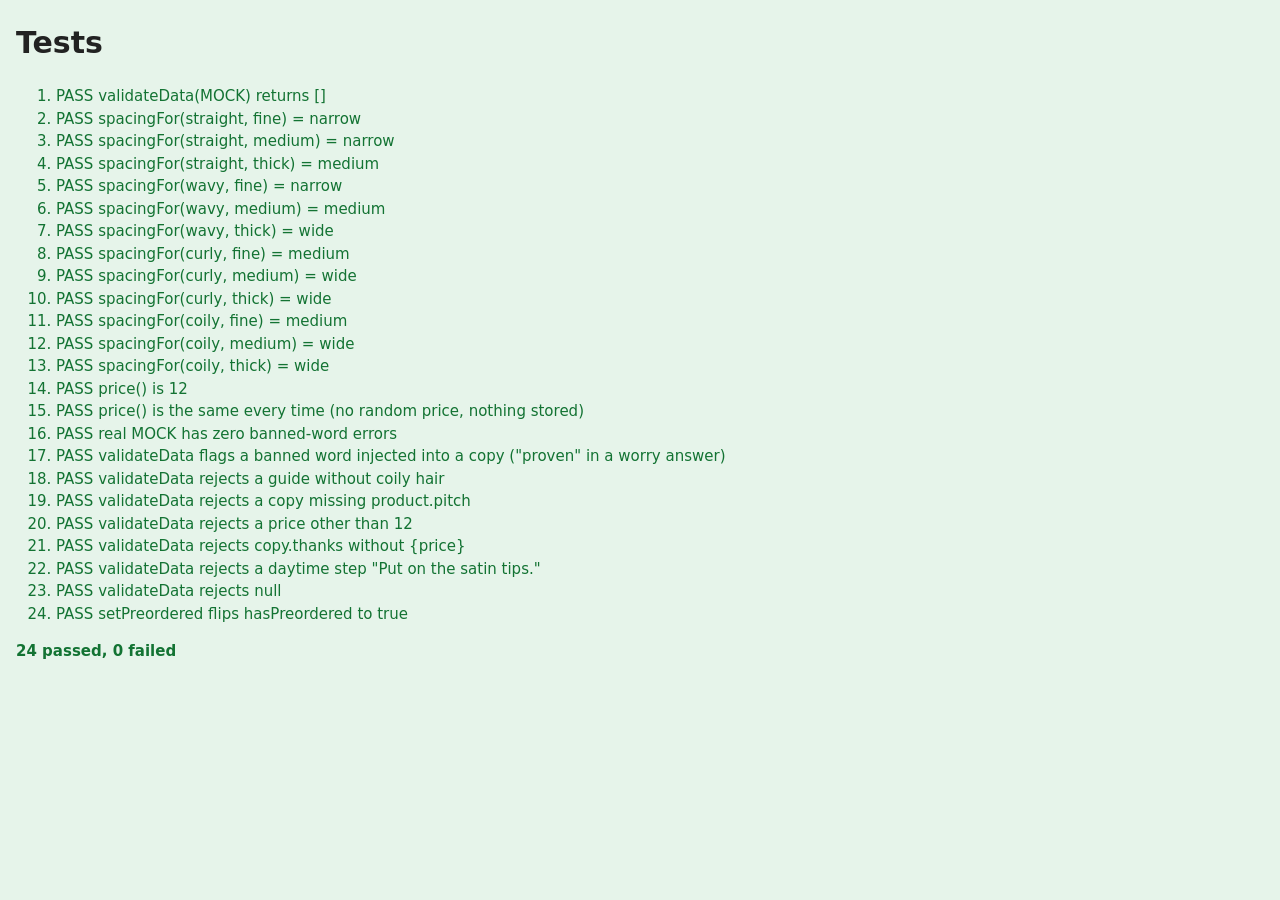
<file: tests.html>
<!doctype html>
<html lang="en">
<head>
  <meta charset="utf-8">
  <meta name="viewport" content="width=device-width, initial-scale=1">
  <title>Tests · DreamLift Root Volume Clip</title>
  <style>
    body { font: 15px/1.5 system-ui, sans-serif; margin: 16px; color: #222; background: #fff; }
    .pass { color: #137333; }
    .fail { color: #b3261e; font-weight: bold; }
    .total { font-weight: bold; margin-top: 1em; }
    body.all-pass { background: #e6f4ea; }
    body.has-fail { background: #fce8e6; }
    pre { white-space: pre-wrap; margin: 0 0 0 1.5em; font-size: 13px; }
  </style>
</head>
<body>
  <h1>Tests</h1>
  <ol id="results"></ol>
  <p id="total" class="total"></p>

  <script src="js/data.js"></script>
  <script src="js/state.js"></script>
  <script src="js/guide-logic.js"></script>
  <script src="js/tests.js"></script>
</body>
</html>
</file>
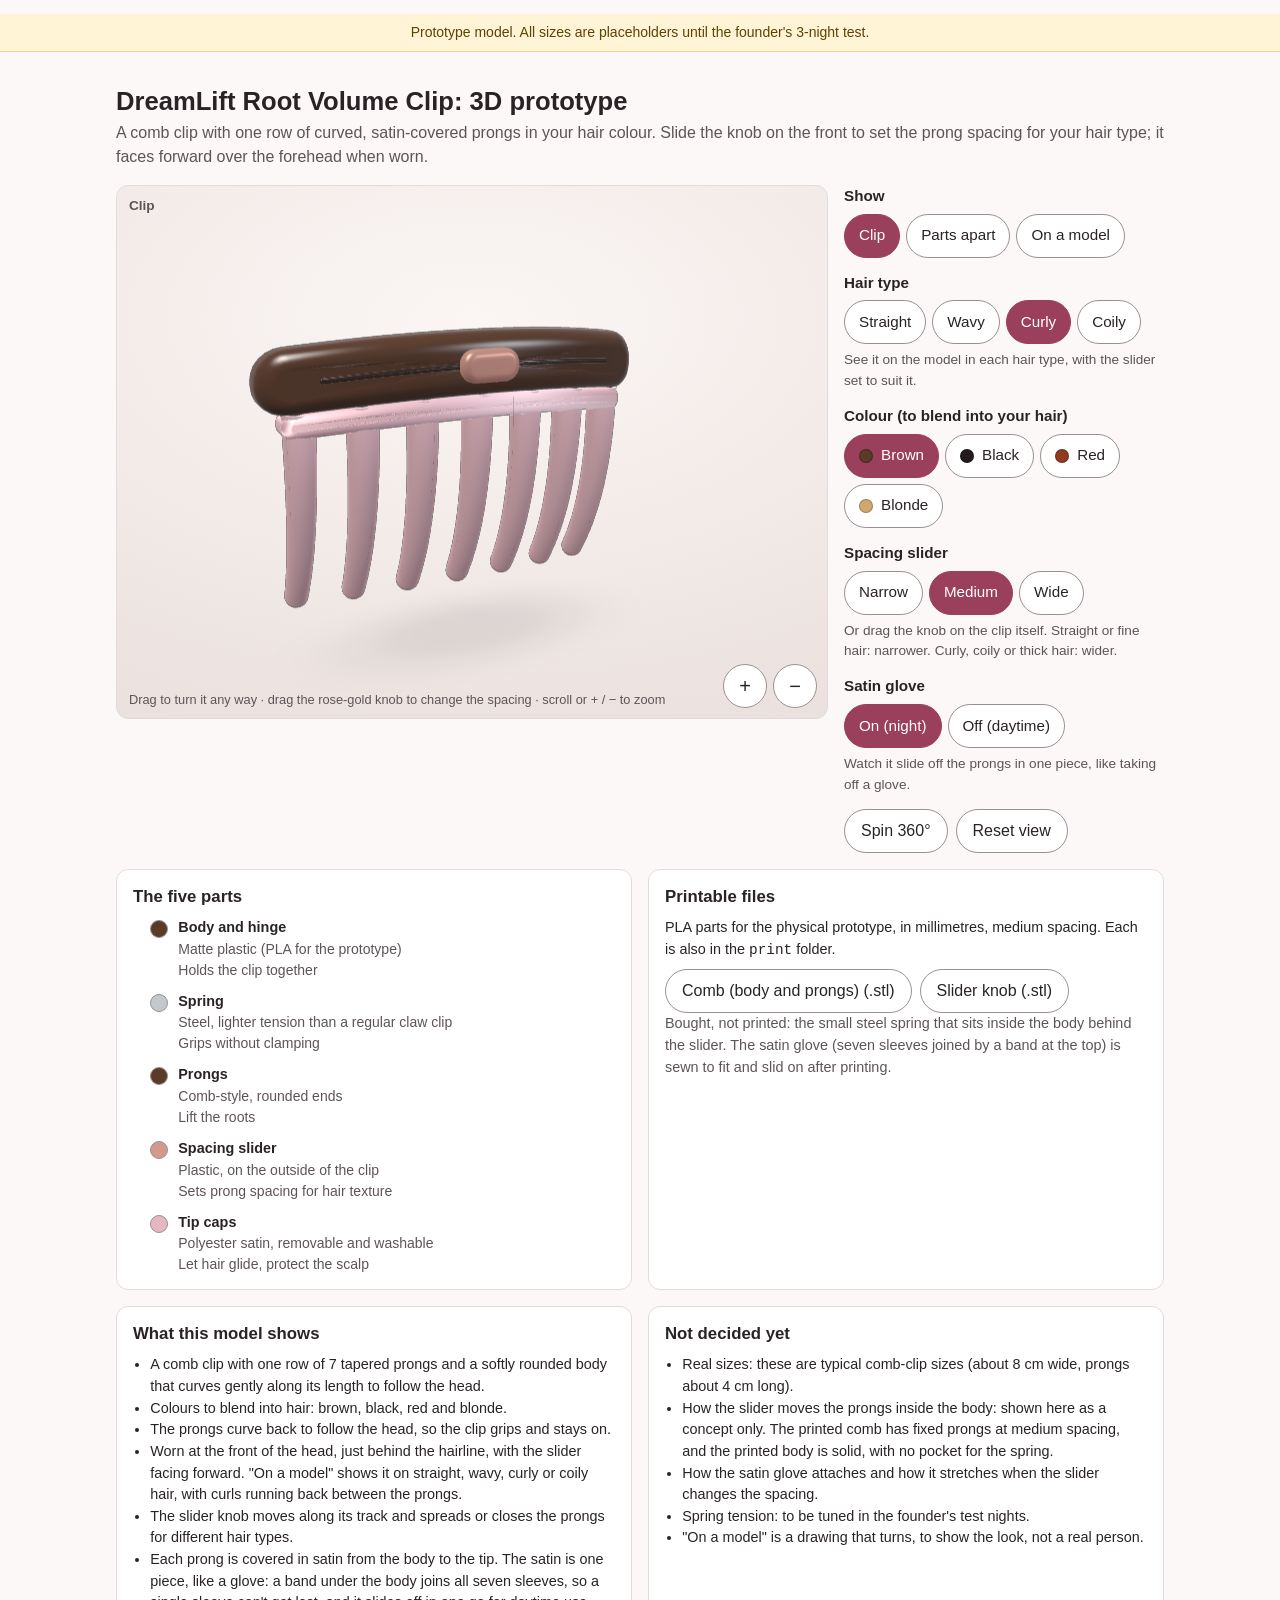
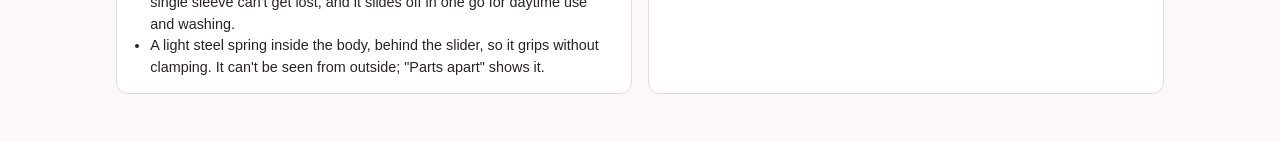
<file: 3d/clip-3d.html>
<!doctype html>
<html lang="en">
<head>
  <meta charset="utf-8">
  <meta name="viewport" content="width=device-width, initial-scale=1">
  <meta name="color-scheme" content="light dark">
  <title>Root Clip 3D Prototype</title>
  <script>
    // ?embed=1: shown inside the app's Home page; only the viewer and its controls.
    if (/[?&]embed\b/.test(location.search)) document.documentElement.classList.add("embed");
  </script>
  <style>
    :root {
      --bg: #fbf8f7; --surface: #ffffff; --surface-2: #f4eeec;
      --ink: #2a2326; --ink-soft: #5e5458; --line: #e4dadb;
      --line-strong: color-mix(in srgb, var(--ink-soft) 55%, var(--line));
      --accent: #9a3f5c; --accent-ink: #ffffff; --accent-soft: #f6e4ea;
      --focus: #2f6fd6;
      --stage-top: #fbf6f4; --stage-bottom: #e9dfdc;
      --banner-bg: #fff4d6; --banner-ink: #5c4300; --banner-line: #ecd48f;
      --radius: 12px;
      --font: -apple-system, BlinkMacSystemFont, "Segoe UI", Roboto, "Helvetica Neue", Arial, sans-serif;
    }
    @media (prefers-color-scheme: dark) {
      :root {
        --bg: #1a1618; --surface: #241f22; --surface-2: #2d272a;
        --ink: #f1eaec; --ink-soft: #bfb3b8; --line: #3d3539;
        --accent: #e7a1b8; --accent-ink: #2a1019; --accent-soft: #3a2730;
        --focus: #8ab4ff;
        --stage-top: #2c2629; --stage-bottom: #171315;
        --banner-bg: #3a3017; --banner-ink: #f5dc9a; --banner-line: #5e4e22;
      }
    }
    *, *::before, *::after { box-sizing: border-box; }
    [hidden] { display: none !important; }
    body {
      margin: 0; background: var(--bg); color: var(--ink);
      font: 16px/1.5 var(--font); overflow-wrap: break-word;
    }
    .note-bar {
      background: var(--banner-bg); color: var(--banner-ink);
      border-bottom: 1px solid var(--banner-line);
      padding: 8px 16px; font-size: 0.875rem; text-align: center;
    }
    main { max-width: 1080px; margin: 0 auto; padding: 20px 16px 48px; }
    h1 { font-size: 1.6rem; line-height: 1.2; margin: 0 0 4px; }
    .lede { margin: 0 0 16px; color: var(--ink-soft); }
    .layout { display: grid; gap: 16px; }
    @media (min-width: 860px) { .layout { grid-template-columns: minmax(0, 1fr) 320px; align-items: start; } }

    .stage {
      position: relative; border: 1px solid var(--line); border-radius: var(--radius); overflow: hidden;
      background: radial-gradient(120% 90% at 50% 25%, var(--stage-top), var(--stage-bottom));
    }
    /* The canvas turns any way, so it takes every touch; the drawing only turns
       side to side, so an up-down swipe there still scrolls the page. */
    .stage canvas { display: block; width: 100%; height: auto; aspect-ratio: 4 / 3; cursor: grab; touch-action: none; }
    .stage canvas.grabbing { cursor: grabbing; }
    .stage canvas.on-knob { cursor: ew-resize; }
    .stage-hint {
      position: absolute; left: 12px; right: 112px; bottom: 10px; margin: 0;
      font-size: 0.8rem; line-height: 1.3; color: var(--ink-soft); pointer-events: none;
    }
    .zoom { position: absolute; right: 10px; bottom: 10px; display: flex; gap: 6px; }
    .zoom button {
      width: 44px; height: 44px; border-radius: 50%; border: 1.5px solid var(--line-strong);
      background: var(--surface); color: var(--ink); font-size: 1.25rem; cursor: pointer;
    }
    .stage-label {
      position: absolute; top: 10px; left: 12px; right: 12px; margin: 0;
      font-size: 0.85rem; font-weight: 600; color: var(--ink-soft); pointer-events: none;
    }
    .no-gl { padding: 40px 20px; text-align: center; color: var(--ink-soft); }
    /* On phones, keep the text off the model: label above it, hint below it. */
    @media (max-width: 600px) {
      .stage-label { position: static; padding: 10px 12px 0; }
      .stage-hint { position: static; padding: 6px 112px 14px 12px; min-height: 64px; }
    }

    .panel { display: grid; gap: 14px; }
    fieldset { border: 0; margin: 0; padding: 0; min-width: 0; }
    legend { font-weight: 600; font-size: 0.95rem; margin-bottom: 6px; padding: 0; }
    .seg { display: flex; flex-wrap: wrap; gap: 6px; }
    .seg input { position: absolute; opacity: 0; width: 1px; height: 1px; }
    .seg label {
      display: inline-flex; align-items: center; gap: 8px; min-height: 44px; padding: 8px 14px;
      border: 1.5px solid var(--line-strong); border-radius: 999px;
      background: var(--surface); cursor: pointer; font-size: 0.95rem;
    }
    .seg input:checked + label { background: var(--accent); border-color: var(--accent); color: var(--accent-ink); }
    .seg input:focus-visible + label { outline: 3px solid var(--focus); outline-offset: 2px; }
    .dot { width: 14px; height: 14px; border-radius: 50%; border: 1px solid rgba(0,0,0,0.25); flex: none; }
    .hint { margin: 6px 0 0; font-size: 0.85rem; color: var(--ink-soft); }

    .btn {
      min-height: 44px; padding: 8px 16px; border-radius: 999px; cursor: pointer;
      border: 1.5px solid var(--line-strong); background: var(--surface); color: var(--ink); font: inherit;
    }
    .btn:focus-visible, .zoom button:focus-visible { outline: 3px solid var(--focus); outline-offset: 2px; }
    .row { display: flex; flex-wrap: wrap; gap: 8px; }

    .card { background: var(--surface); border: 1px solid var(--line); border-radius: var(--radius); padding: 14px 16px; }
    .card h2 { font-size: 1.05rem; margin: 0 0 8px; }
    .parts { list-style: none; margin: 0; padding: 0; display: grid; gap: 10px; }
    .parts li { display: grid; grid-template-columns: 18px 1fr; gap: 10px; align-items: start; }
    .swatch { width: 18px; height: 18px; border-radius: 50%; margin-top: 3px; border: 1px solid var(--line-strong); }
    .parts strong { display: block; }
    .parts span { display: block; font-size: 0.875rem; color: var(--ink-soft); }
    .card p, .card ul { margin: 0 0 8px; font-size: 0.9rem; }
    .card p:last-child, .card ul:last-child { margin-bottom: 0; }
    .card ul { padding-left: 1.2em; }
    .sections { display: grid; gap: 16px; margin-top: 16px; }
    @media (min-width: 860px) { .sections { grid-template-columns: 1fr 1fr; } }

    /* "On a model": the concept illustration (redrawn from our hand sketch) shown in the viewer */
    .stage-sketch {
      aspect-ratio: 4 / 3; display: flex; align-items: center; justify-content: center; padding: 40px 8px 8px;
      cursor: grab; touch-action: pan-y; user-select: none; -webkit-user-select: none;
    }
    .stage-sketch.grabbing { cursor: grabbing; }
    .stage-sketch:focus-visible { outline: 3px solid var(--focus); outline-offset: -3px; }
    .sketch {
      --hair: #3a2418; --hair-hi: #7a4b31; --skin: #ecc9ae; --skin-line: #c79878;
      --clip: #4a2e20; --clip-hi: #7d5440; --rose: #d39a8c; --satin: #e4b7c2;
      --callout: var(--ink-soft); --label: var(--ink);
      display: block; width: 100%; height: 100%; max-height: 100%;
    }
    @media (max-width: 600px) { .stage-sketch { padding-top: 8px; } }

    /* Embedded in the app's Home page: just the viewer and its controls. */
    .embed body { background: transparent; }
    .embed .note-bar, .embed main > h1, .embed .lede, .embed .sections { display: none; }
    .embed main { padding: 0; max-width: none; }
    .embed .panel { grid-template-columns: repeat(auto-fit, minmax(230px, 1fr)); gap: 12px 16px; }
    .sketch text { font: 600 25px var(--font); fill: var(--label); }
    .sketch text.sub { font-weight: 400; font-size: 20px; fill: var(--callout); }
  </style>
</head>
<body>
  <p class="note-bar">Prototype model. All sizes are placeholders until the founder's 3-night test.</p>
  <main>
    <h1>DreamLift Root Volume Clip: 3D prototype</h1>
    <p class="lede">A comb clip with one row of curved, satin-covered prongs in your hair colour. Slide the knob on the front to set the prong spacing for your hair type; it faces forward over the forehead when worn.</p>

    <div class="layout">
      <div class="stage" id="stage">
        <p class="stage-label" id="stage-label">Clip</p>
        <canvas id="view" width="800" height="600" role="img" aria-label="3D model of the root clip"></canvas>
        <div class="stage-sketch" id="stage-sketch" hidden>
          <svg class="sketch" id="sketch" viewBox="0 0 960 520" role="img"
               aria-label="Illustration: a woman's head from the front with her hair down. The front section of hair goes back through a comb clip at the top front of her head. The clip has a rose-gold slider on the front and satin-tipped prongs."></svg>
        </div>
        <p class="stage-hint" id="stage-hint">Drag to turn it any way · drag the rose-gold knob to change the spacing · scroll or + / − to zoom</p>
        <div class="zoom">
          <button type="button" id="zoom-in" aria-label="Zoom in">+</button>
          <button type="button" id="zoom-out" aria-label="Zoom out">−</button>
        </div>
      </div>

      <div class="panel">
        <fieldset>
          <legend>Show</legend>
          <div class="seg">
            <input type="radio" name="view" id="view-clip" value="clip" checked><label for="view-clip">Clip</label>
            <input type="radio" name="view" id="view-apart" value="apart"><label for="view-apart">Parts apart</label>
            <input type="radio" name="view" id="view-head" value="head"><label for="view-head">On a model</label>
          </div>
        </fieldset>

        <fieldset>
          <legend>Hair type</legend>
          <div class="seg">
            <input type="radio" name="hair" id="hair-straight" value="straight"><label for="hair-straight">Straight</label>
            <input type="radio" name="hair" id="hair-wavy" value="wavy"><label for="hair-wavy">Wavy</label>
            <input type="radio" name="hair" id="hair-curly" value="curly" checked><label for="hair-curly">Curly</label>
            <input type="radio" name="hair" id="hair-coily" value="coily"><label for="hair-coily">Coily</label>
          </div>
          <p class="hint">See it on the model in each hair type, with the slider set to suit it.</p>
        </fieldset>

        <fieldset>
          <legend>Colour (to blend into your hair)</legend>
          <div class="seg" id="colours"></div>
        </fieldset>

        <fieldset>
          <legend>Spacing slider</legend>
          <div class="seg">
            <input type="radio" name="spacing" id="sp-narrow" value="narrow"><label for="sp-narrow">Narrow</label>
            <input type="radio" name="spacing" id="sp-medium" value="medium" checked><label for="sp-medium">Medium</label>
            <input type="radio" name="spacing" id="sp-wide" value="wide"><label for="sp-wide">Wide</label>
          </div>
          <p class="hint">Or drag the knob on the clip itself. Straight or fine hair: narrower. Curly, coily or thick hair: wider.</p>
        </fieldset>

        <fieldset>
          <legend>Satin glove</legend>
          <div class="seg">
            <input type="radio" name="satin" id="satin-on" value="on" checked><label for="satin-on">On (night)</label>
            <input type="radio" name="satin" id="satin-off" value="off"><label for="satin-off">Off (daytime)</label>
          </div>
          <p class="hint">Watch it slide off the prongs in one piece, like taking off a glove.</p>
        </fieldset>

        <div class="row">
          <button type="button" class="btn" id="spin" aria-pressed="false">Spin 360°</button>
          <button type="button" class="btn" id="reset">Reset view</button>
        </div>
      </div>
    </div>

    <div class="sections">
      <section class="card">
        <h2>The five parts</h2>
        <ul class="parts" id="parts"></ul>
      </section>

      <section class="card">
        <h2>Printable files</h2>
        <p>PLA parts for the physical prototype, in millimetres, medium spacing. Each is also in the <code>print</code> folder.</p>
        <div class="row" id="downloads"></div>
        <p class="hint">Bought, not printed: the small steel spring that sits inside the body behind the slider. The satin glove (seven sleeves joined by a band at the top) is sewn to fit and slid on after printing.</p>
      </section>

      <section class="card">
        <h2>What this model shows</h2>
        <ul>
          <li>A comb clip with one row of 7 tapered prongs and a softly rounded body that curves gently along its length to follow the head.</li>
          <li>Colours to blend into hair: brown, black, red and blonde.</li>
          <li>The prongs curve back to follow the head, so the clip grips and stays on.</li>
          <li>Worn at the front of the head, just behind the hairline, with the slider facing forward. "On a model" shows it on straight, wavy, curly or coily hair, with curls running back between the prongs.</li>
          <li>The slider knob moves along its track and spreads or closes the prongs for different hair types.</li>
          <li>Each prong is covered in satin from the body to the tip. The satin is one piece, like a glove: a band under the body joins all seven sleeves, so a single sleeve can't get lost, and it slides off in one go for daytime use and washing.</li>
          <li>A light steel spring inside the body, behind the slider, so it grips without clamping. It can't be seen from outside; "Parts apart" shows it.</li>
        </ul>
      </section>

      <section class="card">
        <h2>Not decided yet</h2>
        <ul>
          <li>Real sizes: these are typical comb-clip sizes (about 8 cm wide, prongs about 4 cm long).</li>
          <li>How the slider moves the prongs inside the body: shown here as a concept only. The printed comb has fixed prongs at medium spacing, and the printed body is solid, with no pocket for the spring.</li>
          <li>How the satin glove attaches and how it stretches when the slider changes the spacing.</li>
          <li>Spring tension: to be tuned in the founder's test nights.</li>
          <li>"On a model" is a drawing that turns, to show the look, not a real person.</li>
        </ul>
      </section>
    </div>
  </main>

  <script src="clip-model.js"></script>
  <script>
  (function () {
    "use strict";
    var M = window.ClipModel;
    var canvas = document.getElementById("view");
    var dark = window.matchMedia && window.matchMedia("(prefers-color-scheme: dark)");

    // ---- colours (sRGB) ------------------------------------------------------
    var COLOURS = {
      brown: { label: "Brown", hex: "#5b3a27" },
      black: { label: "Black", hex: "#211b1d" },
      red: { label: "Red", hex: "#8e3b20" },
      blonde: { label: "Blonde", hex: "#cfa86c" }
    };
    var SATIN = "#e4b7c2", ROSE_GOLD = "#d39a8c", STEEL = "#c3c8cf", SKIN = "#e8c3a8", STAND = "#2c2629";
    function hexRgb(h) { return [parseInt(h.slice(1, 3), 16) / 255, parseInt(h.slice(3, 5), 16) / 255, parseInt(h.slice(5, 7), 16) / 255]; }
    function shade(rgb, k) { return [rgb[0] * k, rgb[1] * k, rgb[2] * k]; }

    // ---- state ------------------------------------------------------------
    // yaw: how far the head in the "On a model" drawing is turned (radians, 0 = facing you).
    var state = { view: "clip", spacing: 0.5, satin: true, colour: "brown", yaw: 0, hair: "curly" };

    // Hair types for the "On a model" drawing. The outline numbers shape the hair
    // round the head (top: y of the crown; a, b, c: half-widths at the temples,
    // eyes and shoulders; bw, bot: outer half-width and y at the ends; iw: inner
    // half-width at the ends). step: spacing of the strands or curls. The slider
    // follows the fit guide's starting setting for each texture.
    var HAIR = {
      straight: { label: "Straight", spacing: "narrow", top: 104, a: 112, b: 118, c: 122, bw: 124, bot: 488, iw: 88, step: 9 },
      wavy: { label: "Wavy", spacing: "medium", top: 84, a: 128, b: 148, c: 158, bw: 150, bot: 478, iw: 78, step: 10 },
      curly: { label: "Curly", spacing: "wide", top: 68, a: 140, b: 165, c: 175, bw: 150, bot: 470, iw: 70, step: 11 },
      coily: { label: "Coily", spacing: "wide", top: 46, a: 168, b: 196, c: 200, bw: 182, bot: 432, iw: 72, step: 8 }
    };
    var anim = { apart: 0, satin: 1, spacing: 0.5 }; // animated toward the state

    // ---- quaternion camera: turn the clip any way, all the way round --------
    function qMul(a, b) {
      return [
        a[0] * b[0] - a[1] * b[1] - a[2] * b[2] - a[3] * b[3],
        a[0] * b[1] + a[1] * b[0] + a[2] * b[3] - a[3] * b[2],
        a[0] * b[2] - a[1] * b[3] + a[2] * b[0] + a[3] * b[1],
        a[0] * b[3] + a[1] * b[2] - a[2] * b[1] + a[3] * b[0]
      ];
    }
    function qAxis(ax, ay, az, angle) { var s = Math.sin(angle / 2); return [Math.cos(angle / 2), ax * s, ay * s, az * s]; }
    function qNorm(q) { var l = Math.hypot(q[0], q[1], q[2], q[3]) || 1; return [q[0] / l, q[1] / l, q[2] / l, q[3] / l]; }
    function qFromYawPitch(yaw, pitch) { return qMul(qAxis(1, 0, 0, pitch), qAxis(0, 1, 0, -yaw)); }
    function qSlerp(a, b, t) {
      var d = a[0] * b[0] + a[1] * b[1] + a[2] * b[2] + a[3] * b[3];
      if (d < 0) { b = [-b[0], -b[1], -b[2], -b[3]]; d = -d; }
      if (d > 0.9995) return qNorm([a[0] + (b[0] - a[0]) * t, a[1] + (b[1] - a[1]) * t, a[2] + (b[2] - a[2]) * t, a[3] + (b[3] - a[3]) * t]);
      var th = Math.acos(d), s = Math.sin(th), wa = Math.sin((1 - t) * th) / s, wb = Math.sin(t * th) / s;
      return [a[0] * wa + b[0] * wb, a[1] * wa + b[1] * wb, a[2] * wa + b[2] * wb, a[3] * wa + b[3] * wb];
    }
    function qMatrix(q) {
      var w = q[0], x = q[1], y = q[2], z = q[3];
      return [
        [1 - 2 * (y * y + z * z), 2 * (x * y - w * z), 2 * (x * z + w * y)],
        [2 * (x * y + w * z), 1 - 2 * (x * x + z * z), 2 * (y * z - w * x)],
        [2 * (x * z - w * y), 2 * (y * z + w * x), 1 - 2 * (x * x + y * y)]
      ];
    }

    var VIEWS = {
      clip: { target: [0, -1.8, -0.2], dist: 16, yaw: -0.45, pitch: 0.25, label: "Clip (front, slider side)" },
      apart: { target: [0, -2.4, 0.4], dist: 22, yaw: -0.6, pitch: 0.3, label: "Parts apart" },
      head: { target: [0, -3.0, 1.0], dist: 92, yaw: -0.3, pitch: 0.22, label: "On a model: how it's worn (concept sketch)" }
    };
    var cam = { q: qFromYawPitch(VIEWS.clip.yaw, VIEWS.clip.pitch), dist: VIEWS.clip.dist, target: VIEWS.clip.target.slice() };
    var camGoal = null, spinning = false, drag = null;

    // ---- matrices (column-major) ------------------------------------------------
    function mat4() { return new Float32Array(16); }
    function mMul(a, b) {
      var o = mat4();
      for (var c = 0; c < 4; c++) for (var r = 0; r < 4; r++) {
        o[c * 4 + r] = a[r] * b[c * 4] + a[4 + r] * b[c * 4 + 1] + a[8 + r] * b[c * 4 + 2] + a[12 + r] * b[c * 4 + 3];
      }
      return o;
    }
    function mTranslate(x, y, z) { var m = mat4(); m[0] = m[5] = m[10] = m[15] = 1; m[12] = x; m[13] = y; m[14] = z; return m; }
    function mFromAxes(ex, ey, ez, o) {
      var m = mat4();
      m[0] = ex[0]; m[1] = ex[1]; m[2] = ex[2];
      m[4] = ey[0]; m[5] = ey[1]; m[6] = ey[2];
      m[8] = ez[0]; m[9] = ez[1]; m[10] = ez[2];
      m[12] = o[0]; m[13] = o[1]; m[14] = o[2]; m[15] = 1;
      return m;
    }
    function mPerspective(fovy, aspect, near, far) {
      var f = 1 / Math.tan(fovy / 2), m = mat4();
      m[0] = f / aspect; m[5] = f; m[10] = (far + near) / (near - far); m[11] = -1; m[14] = 2 * far * near / (near - far);
      return m;
    }
    function mApply(m, p) {
      var x = p[0], y = p[1], z = p[2], w = m[3] * x + m[7] * y + m[11] * z + m[15];
      return [(m[0] * x + m[4] * y + m[8] * z + m[12]) / w, (m[1] * x + m[5] * y + m[9] * z + m[13]) / w, (m[2] * x + m[6] * y + m[10] * z + m[14]) / w, w];
    }
    function viewMatrix() {
      var R = qMatrix(cam.q), m = mat4();
      for (var i = 0; i < 3; i++) for (var j = 0; j < 3; j++) m[j * 4 + i] = R[i][j];
      m[15] = 1;
      return mMul(mTranslate(0, 0, -cam.dist), mMul(m, mTranslate(-cam.target[0], -cam.target[1], -cam.target[2])));
    }

    // ---- WebGL ------------------------------------------------------------------
    var gl = canvas.getContext("webgl", { antialias: true, alpha: true, premultipliedAlpha: false });
    if (!gl) {
      var msg = document.createElement("p");
      msg.className = "no-gl";
      msg.textContent = "This browser can't show the 3D model (WebGL is turned off). Try the latest Chrome or Safari.";
      canvas.replaceWith(msg);
      return;
    }

    var VS = [
      "attribute vec3 aPos; attribute vec3 aNorm; attribute vec3 aTan;",
      "uniform mat4 uMVP; uniform mat4 uMV;",
      "varying vec3 vPosC; varying vec3 vNormC; varying vec3 vTanC; varying vec3 vPosM;",
      "void main() {",
      "  vPosC = (uMV * vec4(aPos, 1.0)).xyz;",
      "  vNormC = (uMV * vec4(aNorm, 0.0)).xyz;",
      "  vTanC = (uMV * vec4(aTan, 0.0)).xyz;",
      "  vPosM = aPos;",
      "  gl_Position = uMVP * vec4(aPos, 1.0);",
      "}"
    ].join("\n");

    // Materials: 0 glossy plastic, 1 satin, 2 hair, 3 skin, 4 metal, 5 floor shadow, 6 matte.
    var FS = [
      "precision mediump float;",
      "uniform vec3 uColor; uniform float uMode; uniform float uAlpha; uniform vec2 uShadowR;",
      "varying vec3 vPosC; varying vec3 vNormC; varying vec3 vTanC; varying vec3 vPosM;",
      "vec3 lin(vec3 c) { return pow(c, vec3(2.2)); }",
      "float kk(vec3 T, vec3 H, float p) { float th = dot(T, H); return pow(sqrt(max(0.0, 1.0 - th * th)), p); }",
      "void main() {",
      "  if (uMode > 4.5 && uMode < 5.5) {",
      "    float d = length(vPosM.xz / uShadowR);",
      "    gl_FragColor = vec4(0.0, 0.0, 0.0, uAlpha * (1.0 - smoothstep(0.15, 1.0, d)));",
      "    return;",
      "  }",
      "  vec3 N = normalize(vNormC); vec3 V = normalize(-vPosC);",
      "  if (dot(N, V) < 0.0) N = -N;",
      "  vec3 base = lin(uColor);",
      "  vec3 T = vTanC - N * dot(vTanC, N); float tl = length(T); T = tl > 1e-4 ? T / tl : vec3(0.0);",
      "  if (uMode > 1.5 && uMode < 2.5) {", // hair strands
      "    float ang = atan(vPosM.x, vPosM.z + 1.0);",
      "    float s = sin(ang * 70.0 + sin(vPosM.y * 0.9 + ang * 6.0) * 2.5) * 0.5 + 0.5;",
      "    float s2 = sin(ang * 190.0 + vPosM.y * 2.0) * 0.5 + 0.5;",
      "    base *= 0.72 + 0.28 * s * s + 0.1 * s2;",
      "  }",
      "  vec3 L1 = normalize(vec3(-0.45, 0.7, 0.6)); vec3 C1 = vec3(1.0, 0.96, 0.9) * 2.4;",
      "  vec3 L2 = normalize(vec3(0.75, 0.15, 0.45)); vec3 C2 = vec3(0.85, 0.9, 1.0) * 0.9;",
      "  vec3 L3 = normalize(vec3(0.1, 0.4, -1.0)); vec3 C3 = vec3(1.0) * 1.1;",
      "  float NV = max(dot(N, V), 0.0);",
      "  float fres = 0.04 + 0.96 * pow(1.0 - NV, 5.0);",
      "  vec3 sky = vec3(0.95, 0.93, 0.95), ground = vec3(0.35, 0.3, 0.3);",
      "  vec3 R = reflect(-V, N); vec3 env = mix(ground, sky, clamp(R.y * 0.5 + 0.6, 0.0, 1.0));",
      "  vec3 col = base * mix(ground, sky, N.y * 0.5 + 0.5) * 0.28;",
      "  for (int i = 0; i < 3; i++) {",
      "    vec3 L = i == 0 ? L1 : (i == 1 ? L2 : L3); vec3 C = i == 0 ? C1 : (i == 1 ? C2 : C3);",
      "    vec3 H = normalize(L + V); float NL = dot(N, L);",
      "    if (uMode < 0.5 || uMode > 5.5) {", // plastic (glossy) or matte
      "      float gloss = uMode < 0.5 ? 1.0 : 0.25;",
      "      col += C * (base * max(NL, 0.0) * 0.32 + gloss * vec3(0.55) * pow(max(dot(N, H), 0.0), 90.0) * max(NL, 0.0));",
      "    } else if (uMode < 1.5) {", // satin: soft wrap + sheen along the weave
      "      float wrap = max((NL + 0.4) / 1.4, 0.0);",
      "      col += C * (base * wrap * 0.3 + base * 0.6 * kk(T, H, 24.0) * max(NL + 0.2, 0.0) + vec3(0.12) * kk(T, H, 90.0));",
      "    } else if (uMode < 2.5) {", // hair: Kajiya-Kay highlights along the strands
      "      float wrap = max((NL + 0.25) / 1.25, 0.0);",
      "      vec3 Ts = normalize(T + N * 0.12);",
      "      float key = i == 0 ? 1.0 : 0.0;",
      "      col += C * (base * wrap * 0.3 + key * (vec3(0.05) * kk(Ts, H, 240.0) + base * 0.1 * kk(T - N * 0.15, H, 70.0)) * wrap);",
      "    } else if (uMode < 3.5) {", // skin: soft wrap with a warm tint in the shadows
      "      float wrap = max((NL + 0.35) / 1.35, 0.0);",
      "      col += C * (base * wrap * 0.3 + vec3(0.06, 0.015, 0.0) * (1.0 - max(NL, 0.0)) * wrap + vec3(0.08) * pow(max(dot(N, H), 0.0), 24.0) * max(NL, 0.0));",
      "    } else {", // metal
      "      col += C * (base * max(NL, 0.0) * 0.12 + base * pow(max(dot(N, H), 0.0), 60.0) * 1.4 * max(NL, 0.0));",
      "    }",
      "  }",
      "  if (uMode < 0.5) col += env * fres * 0.35;",
      "  if (uMode > 3.5 && uMode < 4.5) col += base * env * 0.45;",
      "  if (uMode > 0.5 && uMode < 1.5) col += base * pow(1.0 - NV, 3.0) * 0.35;",
      "  col = col / (1.0 + col * 0.25);",
      "  gl_FragColor = vec4(pow(col, vec3(1.0 / 2.2)), uAlpha);",
      "}"
    ].join("\n");

    function compile(type, src) {
      var s = gl.createShader(type);
      gl.shaderSource(s, src); gl.compileShader(s);
      if (!gl.getShaderParameter(s, gl.COMPILE_STATUS)) throw new Error(gl.getShaderInfoLog(s));
      return s;
    }
    var prog = gl.createProgram();
    gl.attachShader(prog, compile(gl.VERTEX_SHADER, VS));
    gl.attachShader(prog, compile(gl.FRAGMENT_SHADER, FS));
    gl.linkProgram(prog);
    if (!gl.getProgramParameter(prog, gl.LINK_STATUS)) throw new Error(gl.getProgramInfoLog(prog));
    gl.useProgram(prog);
    var loc = {
      aPos: gl.getAttribLocation(prog, "aPos"), aNorm: gl.getAttribLocation(prog, "aNorm"), aTan: gl.getAttribLocation(prog, "aTan"),
      uMVP: gl.getUniformLocation(prog, "uMVP"), uMV: gl.getUniformLocation(prog, "uMV"),
      uColor: gl.getUniformLocation(prog, "uColor"), uMode: gl.getUniformLocation(prog, "uMode"),
      uAlpha: gl.getUniformLocation(prog, "uAlpha"), uShadowR: gl.getUniformLocation(prog, "uShadowR")
    };
    gl.enable(gl.DEPTH_TEST);
    gl.enable(gl.CULL_FACE);
    gl.enable(gl.BLEND);
    gl.blendFunc(gl.SRC_ALPHA, gl.ONE_MINUS_SRC_ALPHA);

    // Smooth shading: average the normals of neighbouring triangles, but keep
    // edges sharper than ~50 degrees crisp.
    function buildBuffers(mesh) {
      var groups = {}, keyOf = function (p) { return Math.round(p[0] * 1e4) + "," + Math.round(p[1] * 1e4) + "," + Math.round(p[2] * 1e4); };
      var faceN = mesh.tris.map(function (t) {
        var ab = [t.b[0] - t.a[0], t.b[1] - t.a[1], t.b[2] - t.a[2]], ac = [t.c[0] - t.a[0], t.c[1] - t.a[1], t.c[2] - t.a[2]];
        var n = [ab[1] * ac[2] - ab[2] * ac[1], ab[2] * ac[0] - ab[0] * ac[2], ab[0] * ac[1] - ab[1] * ac[0]];
        var l = Math.hypot(n[0], n[1], n[2]) || 1;
        return { n: [n[0] / l, n[1] / l, n[2] / l], w: l };
      });
      var at = {};
      mesh.tris.forEach(function (t, i) {
        [t.a, t.b, t.c].forEach(function (p) { var k = t.tag + "|" + keyOf(p); (at[k] = at[k] || []).push(i); });
      });
      var cosCrease = Math.cos(50 * Math.PI / 180);
      mesh.tris.forEach(function (t, i) {
        var g = groups[t.tag] = groups[t.tag] || { pos: [], nrm: [], tan: [] };
        var fn = faceN[i].n;
        [t.a, t.b, t.c].forEach(function (p) {
          var list = at[t.tag + "|" + keyOf(p)], s = [0, 0, 0];
          for (var k = 0; k < list.length; k++) {
            var f = faceN[list[k]];
            if (f.n[0] * fn[0] + f.n[1] * fn[1] + f.n[2] * fn[2] > cosCrease) { s[0] += f.n[0] * f.w; s[1] += f.n[1] * f.w; s[2] += f.n[2] * f.w; }
          }
          var l = Math.hypot(s[0], s[1], s[2]) || 1;
          g.pos.push(p[0], p[1], p[2]); g.nrm.push(s[0] / l, s[1] / l, s[2] / l);
          var tg = t.tan || [0, 0, 0]; g.tan.push(tg[0], tg[1], tg[2]);
        });
      });
      var out = {};
      Object.keys(groups).forEach(function (tag) {
        var g = groups[tag], b = { count: g.pos.length / 3 };
        ["pos", "nrm", "tan"].forEach(function (k) {
          b[k] = gl.createBuffer(); gl.bindBuffer(gl.ARRAY_BUFFER, b[k]);
          gl.bufferData(gl.ARRAY_BUFFER, new Float32Array(g[k]), gl.STATIC_DRAW);
        });
        out[tag] = b;
      });
      return out;
    }

    // Clip parts are built once; the spacing only moves
    // the prong and sleeve copies, stretches the glove band and slides the knob.
    var clipBufs = null, floorBuf = null;
    function ensureClip() {
      if (clipBufs) return;
      var parts = M.buildClipParts();
      clipBufs = {};
      Object.keys(parts).forEach(function (k) { clipBufs[k] = buildBuffers(parts[k]); });
    }
    function ensureFloor() {
      if (floorBuf) return;
      floorBuf = { pos: gl.createBuffer(), nrm: gl.createBuffer(), tan: gl.createBuffer(), count: 6 };
      var s = 1, pos = [-s, 0, -s, s, 0, -s, s, 0, s, -s, 0, -s, s, 0, s, -s, 0, s], up = [], zero = [];
      for (var i = 0; i < 6; i++) { up.push(0, 1, 0); zero.push(0, 0, 0); }
      [["pos", pos], ["nrm", up], ["tan", zero]].forEach(function (e) {
        gl.bindBuffer(gl.ARRAY_BUFFER, floorBuf[e[0]]); gl.bufferData(gl.ARRAY_BUFFER, new Float32Array(e[1]), gl.STATIC_DRAW);
      });
    }

    // ---- placement of each part ----------------------------------------------------
    var APART = { comb: [0, 0, 0], slider: [0, 0.2, 2.4], spring: [0, 2.2, 1.6], caps: [0, 0, 0] };
    function clipBase() { return mTranslate(0, 0, 0); }
    function groupModel(g) {
      var a = anim.apart, off = APART[g] || [0, 0, 0], t = [off[0] * a, off[1] * a, off[2] * a];
      if (g === "caps") {
        // The glove slides down along the prongs: fully off when the satin is off,
        // part way off in "parts apart" so you can see it comes off in one piece.
        var slide = (1 - anim.satin) * 6.5 + a * 3.2, d = M.GLOVE_OFF;
        t = [t[0] + d[0] * slide, t[1] + d[1] * slide, t[2] + d[2] * slide];
      }
      return mMul(clipBase(), mTranslate(t[0], t[1], t[2]));
    }

    // ---- drawing --------------------------------------------------------------------
    var P = null, Vm = null;
    function draw() {
      var W = canvas.width, H = canvas.height;
      gl.viewport(0, 0, W, H);
      gl.clearColor(0, 0, 0, 0);
      gl.clear(gl.COLOR_BUFFER_BIT | gl.DEPTH_BUFFER_BIT);
      var onModel = state.view === "head";
      P = mPerspective(36 * Math.PI / 180, W / H, 0.5, 400);
      Vm = viewMatrix();
      var hair = hexRgb(COLOURS[state.colour].hex);

      function drawSet(set, model, look) {
        var MV = mMul(Vm, model), MVP = mMul(P, MV);
        gl.uniformMatrix4fv(loc.uMV, false, MV); gl.uniformMatrix4fv(loc.uMVP, false, MVP);
        Object.keys(set).forEach(function (tag) {
          var b = set[tag], m = look[tag];
          if (!m || !b.count) return;
          gl.uniform3fv(loc.uColor, m[0]); gl.uniform1f(loc.uMode, m[1]); gl.uniform1f(loc.uAlpha, 1);
          if (tag === "hairBase") gl.disable(gl.CULL_FACE); // the hanging base layer is a single sheet: show both sides
          bind(b); gl.drawArrays(gl.TRIANGLES, 0, b.count);
          if (tag === "hairBase") gl.enable(gl.CULL_FACE);
        });
      }
      function bind(b) {
        gl.bindBuffer(gl.ARRAY_BUFFER, b.pos); gl.enableVertexAttribArray(loc.aPos); gl.vertexAttribPointer(loc.aPos, 3, gl.FLOAT, false, 0, 0);
        gl.bindBuffer(gl.ARRAY_BUFFER, b.nrm); gl.enableVertexAttribArray(loc.aNorm); gl.vertexAttribPointer(loc.aNorm, 3, gl.FLOAT, false, 0, 0);
        gl.bindBuffer(gl.ARRAY_BUFFER, b.tan); gl.enableVertexAttribArray(loc.aTan); gl.vertexAttribPointer(loc.aTan, 3, gl.FLOAT, false, 0, 0);
      }

      var look = {
        body: [hair, 0], prongs: [hair, 0], track: [shade(hair, 0.55), 0],
        slider: [hexRgb(ROSE_GOLD), 4], spring: [hexRgb(STEEL), 4], caps: [hexRgb(SATIN), 1],
        skin: [hexRgb(SKIN), 3], stand: [hexRgb(STAND), 6]
      };

      if (onModel) return; // "On a model" shows the concept drawing instead of the 3D view

      // Soft floor shadow (drawn first, no depth write).
      ensureFloor();
      var shadowModel = mMul(mTranslate(0, -5.6, -0.3), (function () { var m = mat4(); m[0] = 5.2; m[5] = 1; m[10] = 2.6; m[15] = 1; return m; })());
      var fMV = mMul(Vm, shadowModel);
      gl.uniformMatrix4fv(loc.uMV, false, fMV); gl.uniformMatrix4fv(loc.uMVP, false, mMul(P, fMV));
      gl.uniform1f(loc.uMode, 5); gl.uniform1f(loc.uAlpha, dark && dark.matches ? 0.5 : 0.28); gl.uniform2fv(loc.uShadowR, [1, 1]);
      gl.disable(gl.CULL_FACE); gl.depthMask(false);
      bind(floorBuf); gl.drawArrays(gl.TRIANGLES, 0, 6);
      gl.depthMask(true); gl.enable(gl.CULL_FACE);

      ensureClip();
      var lay = M.layout(anim.spacing), comb = groupModel("comb"), caps = groupModel("caps");
      drawSet(clipBufs.body, comb, look);
      lay.prongs.forEach(function (o) { drawSet(clipBufs.prong, mMul(comb, mTranslate(o[0], o[1], o[2])), look); });
      drawSet(clipBufs.knob, mMul(groupModel("slider"), mTranslate(lay.knob[0], lay.knob[1], lay.knob[2])), look);
      if (anim.apart > 0.4) drawSet(clipBufs.spring, groupModel("spring"), look); // hidden inside the body otherwise
      if (anim.satin > 0.02 || anim.apart > 0.01) {
        lay.prongs.forEach(function (o) { drawSet(clipBufs.sleeve, mMul(caps, mTranslate(o[0], o[1], o[2])), look); });
        var stretch = mat4(); stretch[0] = lay.bandScale; stretch[5] = stretch[10] = stretch[15] = 1;
        drawSet(clipBufs.band, mMul(caps, stretch), look);
      }
    }

    // ---- sizing -------------------------------------------------------------------
    function resize() {
      var r = canvas.getBoundingClientRect(), dpr = Math.min(window.devicePixelRatio || 1, 2);
      var w = Math.max(320, Math.round(r.width * dpr)), h = Math.round(w * 3 / 4);
      if (canvas.width !== w || canvas.height !== h) { canvas.width = w; canvas.height = h; }
      draw();
    }

    // ---- animation ------------------------------------------------------------------
    var raf = 0;
    function step() {
      raf = 0;
      var moving = false;
      var goal = { apart: state.view === "apart" ? 1 : 0, satin: state.satin ? 1 : 0, spacing: state.spacing };
      ["apart", "satin", "spacing"].forEach(function (k) {
        if (k === "spacing" && knobDrag) return;
        var d = goal[k] - anim[k], rate = k === "satin" ? 0.07 : 0.22;
        if (Math.abs(d) > 0.004) { anim[k] += d * rate; moving = true; } else anim[k] = goal[k];
      });
      if (camGoal) {
        var q = camGoal.q, dq = Math.abs(cam.q[0] * q[0] + cam.q[1] * q[1] + cam.q[2] * q[2] + cam.q[3] * q[3]);
        var done = dq > 0.99999 && Math.abs(camGoal.dist - cam.dist) < 0.05;
        cam.q = done ? q.slice() : qSlerp(cam.q, q, 0.18);
        cam.dist = done ? camGoal.dist : cam.dist + (camGoal.dist - cam.dist) * 0.18;
        for (var i = 0; i < 3; i++) cam.target[i] += (camGoal.target[i] - cam.target[i]) * (done ? 1 : 0.18);
        if (done) camGoal = null; else moving = true;
      }
      if (spinning && !drag && !sketchDrag) {
        if (state.view === "head") { state.yaw += 0.02; drawSketch(); }
        else cam.q = qNorm(qMul(cam.q, qAxis(0, 1, 0, -0.012)));
        moving = true;
      }
      draw();
      if (moving) raf = requestAnimationFrame(step);
    }
    function kick() { if (!raf) raf = requestAnimationFrame(step); }

    // ---- controls -------------------------------------------------------------------
    var colourBox = document.getElementById("colours");
    Object.keys(COLOURS).forEach(function (k) {
      var input = document.createElement("input"), label = document.createElement("label"), dot = document.createElement("span");
      input.type = "radio"; input.name = "colour"; input.id = "colour-" + k; input.value = k; input.checked = k === state.colour;
      label.htmlFor = input.id; dot.className = "dot"; dot.style.background = COLOURS[k].hex;
      label.appendChild(dot); label.appendChild(document.createTextNode(COLOURS[k].label));
      colourBox.appendChild(input); colourBox.appendChild(label);
    });

    function setView(name) {
      var v = VIEWS[name], drawing = name === "head";
      state.view = name;
      camGoal = { q: qFromYawPitch(v.yaw, v.pitch), dist: v.dist, target: v.target.slice() };
      document.getElementById("stage-label").textContent = v.label;
      // "On a model" shows the concept drawing instead of the 3D viewer; the
      // colour, spacing and satin buttons change the drawing.
      canvas.hidden = drawing;
      document.getElementById("stage-sketch").hidden = !drawing;
      document.getElementById("stage-hint").textContent = drawing
        ? "Drag left or right to turn the head all the way round · the colour, spacing and satin buttons change the model"
        : "Drag to turn it any way · drag the rose-gold knob to change the spacing · scroll or + / − to zoom";
      document.querySelector(".zoom").hidden = drawing;
      if (drawing) drawSketch();
      kick();
    }
    function nearestSpacing(s) { return s < 0.25 ? "narrow" : s > 0.75 ? "wide" : "medium"; }
    function syncSpacingButtons() {
      var n = nearestSpacing(state.spacing);
      ["narrow", "medium", "wide"].forEach(function (k) { document.getElementById("sp-" + k).checked = k === n; });
    }
    var spinBtn = document.getElementById("spin");
    function setSpinning(on) {
      spinning = on;
      spinBtn.textContent = on ? "Stop spinning" : "Spin 360°";
      spinBtn.setAttribute("aria-pressed", on ? "true" : "false");
      if (on) { camGoal = null; kick(); }
    }
    function resetAll() {
      document.getElementById("view-clip").checked = true;
      document.getElementById("satin-on").checked = true;
      document.getElementById("colour-brown").checked = true;
      document.getElementById("hair-curly").checked = true;
      state.spacing = 0.5; state.satin = true; state.colour = "brown"; state.yaw = 0; state.hair = "curly";
      syncSpacingButtons(); renderParts();
      setSpinning(false);
      setView("clip");
    }
    document.querySelectorAll("input[type=radio]").forEach(function (input) {
      input.addEventListener("change", function () {
        if (input.name === "view") return setView(input.value);
        if (input.name === "hair") {
          // Hair type is shown on the model: switch to it, with the slider set to suit.
          state.hair = input.value;
          state.spacing = M.SPACING[HAIR[input.value].spacing];
          syncSpacingButtons();
          if (state.view !== "head") { document.getElementById("view-head").checked = true; return setView("head"); }
        }
        if (input.name === "spacing") state.spacing = M.SPACING[input.value];
        if (input.name === "satin") state.satin = input.value === "on";
        if (input.name === "colour") { state.colour = input.value; renderParts(); }
        if (state.view === "head") drawSketch();
        kick();
      });
    });
    // Clicking the hair type that's already picked (Curly after Reset) fires no change
    // event, but should still show it on the model.
    document.querySelectorAll("input[name=hair]").forEach(function (input) {
      input.addEventListener("click", function () {
        if (state.view !== "head") { document.getElementById("view-head").checked = true; setView("head"); }
      });
    });
    spinBtn.addEventListener("click", function () { setSpinning(!spinning); });
    document.getElementById("reset").addEventListener("click", resetAll);
    function zoom(by) {
      if (camGoal) { cam.target = camGoal.target.slice(); cam.dist = camGoal.dist; camGoal = null; }
      cam.dist = Math.max(8, Math.min(120, cam.dist * by)); draw();
    }
    document.getElementById("zoom-in").addEventListener("click", function () { zoom(0.85); });
    document.getElementById("zoom-out").addEventListener("click", function () { zoom(1 / 0.85); });
    canvas.addEventListener("wheel", function (e) { e.preventDefault(); zoom(e.deltaY > 0 ? 1.08 : 1 / 1.08); }, { passive: false });

    // ---- the knob: drag it on the clip to change the spacing ---------------------
    function toScreen(p, model) {
      var r = canvas.getBoundingClientRect(), c = mApply(mMul(P, mMul(Vm, model)), p);
      return { x: r.left + (c[0] * 0.5 + 0.5) * r.width, y: r.top + (0.5 - c[1] * 0.5) * r.height, behind: c[3] <= 0 };
    }
    function knobHit(e) {
      if (!P || anim.apart > 0.05) return null;
      var model = groupModel("slider"), Vmm = mMul(Vm, model);
      // The knob must face the viewer (it's on the front of the body).
      var nz = Vmm[10];
      if (nz < 0.05) return null;
      var k = M.knobCentre(anim.spacing);
      var c = toScreen(k, model), a = toScreen([k[0] - 0.6, k[1], k[2]], model);
      var rad = Math.max(16, Math.hypot(c.x - a.x, c.y - a.y) * 1.1);
      if (c.behind || Math.hypot(e.clientX - c.x, e.clientY - c.y) > rad) return null;
      return { model: model, A: toScreen(M.knobCentre(0), model), B: toScreen(M.knobCentre(1), model) };
    }
    var knobDrag = null;
    function knobMove(e) {
      var A = knobDrag.A, B = knobDrag.B, dx = B.x - A.x, dy = B.y - A.y, L = dx * dx + dy * dy || 1;
      var s = ((e.clientX - A.x) * dx + (e.clientY - A.y) * dy) / L;
      s = Math.max(0, Math.min(1, s));
      state.spacing = s; anim.spacing = s; syncSpacingButtons(); draw();
    }

    function turn(dx, dy) {
      var q = cam.q;
      if (dx) q = qMul(qAxis(0, 1, 0, -dx), q);
      if (dy) q = qMul(qAxis(1, 0, 0, dy), q);
      cam.q = qNorm(q); draw();
    }
    canvas.addEventListener("pointerdown", function (e) {
      if (camGoal) { cam.target = camGoal.target.slice(); cam.dist = camGoal.dist; camGoal = null; }
      if (spinning) setSpinning(false);
      // Capture keeps the drag going outside the canvas; if the browser refuses it,
      // carry on without it rather than stopping the drag.
      try { canvas.setPointerCapture(e.pointerId); } catch (err) { /* capture is optional */ }
      var hit = knobHit(e);
      if (hit) { knobDrag = hit; knobMove(e); return; }
      drag = { x: e.clientX, y: e.clientY };
      canvas.classList.add("grabbing");
    });
    canvas.addEventListener("pointermove", function (e) {
      if (knobDrag) return knobMove(e);
      if (!drag) { canvas.classList.toggle("on-knob", !!knobHit(e)); return; }
      turn((e.clientX - drag.x) * 0.01, (e.clientY - drag.y) * 0.01);
      drag.x = e.clientX; drag.y = e.clientY;
    });
    function endPointer() { drag = null; knobDrag = null; canvas.classList.remove("grabbing"); }
    canvas.addEventListener("pointerup", endPointer);
    canvas.addEventListener("pointercancel", endPointer);
    canvas.tabIndex = 0;
    canvas.addEventListener("keydown", function (e) {
      var k = { ArrowLeft: [-0.15, 0], ArrowRight: [0.15, 0], ArrowUp: [0, -0.15], ArrowDown: [0, 0.15] }[e.key];
      if (!k) return;
      e.preventDefault(); turn(k[0], k[1]);
    });

    // ---- "On a model": drag the drawing (mouse or finger) to turn the head ---------
    var sketchBox = document.getElementById("stage-sketch"), sketchDrag = null, sketchFrame = 0;
    function turnHead(by) {
      state.yaw += by;
      if (!sketchFrame) sketchFrame = requestAnimationFrame(function () { sketchFrame = 0; drawSketch(); });
    }
    sketchBox.addEventListener("pointerdown", function (e) {
      if (e.button > 0) return;
      if (spinning) setSpinning(false);
      sketchDrag = { x: e.clientX, id: e.pointerId };
      try { sketchBox.setPointerCapture(e.pointerId); } catch (err) { /* capture is optional */ }
      sketchBox.classList.add("grabbing");
    });
    sketchBox.addEventListener("pointermove", function (e) {
      if (!sketchDrag || e.pointerId !== sketchDrag.id) return;
      // One width of the drawing turns the head about one full turn.
      turnHead((e.clientX - sketchDrag.x) / Math.max(200, sketchBox.clientWidth) * 2 * Math.PI);
      sketchDrag.x = e.clientX;
    });
    function endSketchDrag() { sketchDrag = null; sketchBox.classList.remove("grabbing"); }
    sketchBox.addEventListener("pointerup", endSketchDrag);
    sketchBox.addEventListener("pointercancel", endSketchDrag); // e.g. the finger scrolled the page instead
    sketchBox.addEventListener("lostpointercapture", endSketchDrag);
    sketchBox.tabIndex = 0;
    sketchBox.addEventListener("keydown", function (e) {
      var by = { ArrowLeft: -0.2, ArrowRight: 0.2 }[e.key];
      if (!by) return;
      e.preventDefault(); if (spinning) setSpinning(false); turnHead(by);
    });

    // ---- parts list and downloads ---------------------------------------------------
    function renderParts() {
      var hair = COLOURS[state.colour].hex;
      var sw = { body: hair, prongs: hair, spring: STEEL, slider: ROSE_GOLD, caps: SATIN };
      var ul = document.getElementById("parts");
      ul.textContent = "";
      M.PARTS.forEach(function (p) {
        var li = document.createElement("li"), dot = document.createElement("span"), txt = document.createElement("div");
        dot.className = "swatch"; dot.style.background = sw[p.id];
        var name = document.createElement("strong"); name.textContent = p.name;
        var mat = document.createElement("span"); mat.textContent = p.material;
        var job = document.createElement("span"); job.textContent = p.job;
        txt.appendChild(name); txt.appendChild(mat); txt.appendChild(job);
        li.appendChild(dot); li.appendChild(txt); ul.appendChild(li);
      });
    }
    var LABELS = { "clip-comb": "Comb (body and prongs)", "clip-slider-knob": "Slider knob" };
    var printable = M.printParts(), dl = document.getElementById("downloads");
    Object.keys(printable).forEach(function (name) {
      var b = document.createElement("button");
      b.type = "button"; b.className = "btn"; b.textContent = LABELS[name] + " (.stl)";
      b.addEventListener("click", function () {
        var blob = new Blob([M.toSTL(printable[name], name)], { type: "model/stl" });
        var a = document.createElement("a");
        a.href = URL.createObjectURL(blob); a.download = name + ".stl";
        document.body.appendChild(a); a.click(); a.remove();
        setTimeout(function () { URL.revokeObjectURL(a.href); }, 1000);
      });
      dl.appendChild(b);
    });

    // ---- concept illustration, redrawn from our hand sketch ---------------------------
    function drawSketch() {
      var svg = document.getElementById("sketch"), NS = "http://www.w3.org/2000/svg";
      function el(name, attrs, parent) {
        var e = document.createElementNS(NS, name);
        Object.keys(attrs).forEach(function (k) {
          // CSS variables aren't reliable in SVG attributes, so colours that use them go in style.
          if (/^(fill|stroke|stop-color)$/.test(k) && String(attrs[k]).indexOf("var(") === 0) e.style.setProperty(k, attrs[k]);
          else e.setAttribute(k, attrs[k]);
        });
        (parent || svg).appendChild(e);
        return e;
      }
      // A small spiral: one curl, drawn as a loop that winds outward.
      function curlPath(cx, cy, r, turns, start) {
        var d = "", n = 28;
        for (var i = 0; i <= n; i++) {
          var t = i / n, a = start + t * turns * 2 * Math.PI, rr = r * (0.35 + 0.65 * t);
          d += (i ? " L " : "M ") + (cx + rr * Math.cos(a)).toFixed(1) + " " + (cy + rr * Math.sin(a)).toFixed(1);
        }
        return d;
      }
      function rgbHex(c) { return "#" + c.map(function (v) { return ("0" + Math.round(Math.max(0, Math.min(1, v)) * 255).toString(16)).slice(-2); }).join(""); }
      function mix(a, b, t) { return [a[0] + (b[0] - a[0]) * t, a[1] + (b[1] - a[1]) * t, a[2] + (b[2] - a[2]) * t]; }
      while (svg.firstChild) svg.removeChild(svg.firstChild);

      // The side controls drive the drawing: colour (hair and clip match, to show
      // how it blends in), spacing (prong pitch) and satin on/off (prong tips).
      var col = hexRgb(COLOURS[state.colour].hex);
      var HAIR_BASE = rgbHex(mix(col, [0, 0, 0], 0.4)), HAIR_SHADOW = rgbHex(mix(col, [0, 0, 0], 0.6)), HAIR_HI = rgbHex(mix(col, [1, 0.92, 0.82], 0.12));
      var CLIP_HI = rgbHex(mix(col, [1, 1, 1], 0.28)), CLIP_LO = rgbHex(mix(col, [0, 0, 0], 0.25));

      var cx = 480;
      // Turning the head: things on the front of the head (face, hairline, clip) sit on
      // a sphere of radius R round the head's centre line. X() moves an x from the
      // front view to where it shows when the head is turned by yaw; facing() is
      // how much that point still faces you (below 0 it's round the far side).
      state.yaw = Math.atan2(Math.sin(state.yaw), Math.cos(state.yaw));
      var yaw = state.yaw, front = Math.cos(yaw);
      function ang(x, R) { return Math.asin(Math.max(-1, Math.min(1, (x - cx) / R))) + yaw; }
      function X(x, R) { var a = Math.max(-Math.PI / 2, Math.min(Math.PI / 2, ang(x, R))); return cx + R * Math.sin(a); }
      function facing(x, R) { return Math.cos(ang(x, R)); }
      // Apply X() to every x in a path written as "M x y C x y x y ...".
      function turnPath(d, R) {
        var n = 0;
        return d.split(/\s+/).map(function (t) {
          if (/^[A-Za-z]$/.test(t)) { n = 0; return t; }
          var v = parseFloat(t); return (n++ % 2 === 0 ? X(v, R) : v).toFixed(1);
        }).join(" ");
      }
      var H = HAIR[state.hair];
      var R_FACE = H.b, R_TOP = 120; // R_FACE: the hair's half-width at eye level, so a profile sits on the outline
      var defs = el("defs", {});
      var g1 = el("radialGradient", { id: "sk-skin", cx: "45%", cy: "38%", r: "70%" }, defs);
      el("stop", { offset: "0%", "stop-color": "#f4d9c4" }, g1); el("stop", { offset: "100%", "stop-color": "#dfb393" }, g1);
      var g2 = el("linearGradient", { id: "sk-clip", x1: "0", y1: "0", x2: "0", y2: "1" }, defs);
      el("stop", { offset: "0%", "stop-color": CLIP_HI }, g2); el("stop", { offset: "100%", "stop-color": CLIP_LO }, g2);

      // Hair at the back, seen behind the neck (and through the gap the face leaves as it turns).
      el("path", { fill: HAIR_SHADOW, d: "M " + (cx - 95) + " 470 L " + (cx - 95) + " 240 L " + (cx + 95) + " 240 L " + (cx + 95) + " 470 Z" });
      // Hair behind the face: volume on top and the lengths down past the shoulders,
      // shaped for the hair type (sleek for straight, fuller for curly and coily).
      var hairBase = el("path", { fill: HAIR_BASE, d: hairOutline(H, cx) });
      // Neck and shoulders; the neck leans a little toward where the face turns.
      var nx = cx + 30 * Math.sin(yaw);
      var neckD = "M " + (nx - 34) + " 330 L " + (nx - 36) + " 395 C " + (cx - 90) + " 410 " + (cx - 150) + " 425 " + (cx - 175) + " 505 L " + (cx + 175) + " 505 " +
        "C " + (cx + 150) + " 425 " + (cx + 90) + " 410 " + (nx + 36) + " 395 L " + (nx + 34) + " 330 Z";
      el("path", { fill: "url(#sk-skin)", stroke: "var(--skin-line)", "stroke-width": "1.5", d: neckD });
      // Face: its two edges move round the head as it turns (gone when seen from behind).
      var faceL = Math.max(-Math.PI / 2, ang(cx - 82, R_FACE)), faceR = Math.min(Math.PI / 2, ang(cx + 82, R_FACE));
      var face = null;
      if (faceR - faceL > 0.02) {
        var fx1 = cx + R_FACE * Math.sin(faceL), fx2 = cx + R_FACE * Math.sin(faceR);
        face = { cx: (fx1 + fx2) / 2, rx: (fx2 - fx1) / 2 };
        el("ellipse", { cx: face.cx, cy: 250, rx: face.rx, ry: 108, fill: "url(#sk-skin)", stroke: "var(--skin-line)", "stroke-width": "1.5" });
      }
      // Simple, calm features, each shown while it still faces you.
      var feat = { fill: "none", stroke: "#8a5a44", "stroke-width": "2", "stroke-linecap": "round" };
      function feature(x, d, attrs) {
        if (facing(x, R_FACE) > 0.15) el("path", Object.assign({}, attrs, { d: turnPath(d, R_FACE) }));
      }
      feature(cx - 34, "M " + (cx - 52) + " 222 Q " + (cx - 34) + " 212 " + (cx - 16) + " 220", feat);
      feature(cx + 34, "M " + (cx + 16) + " 220 Q " + (cx + 34) + " 212 " + (cx + 52) + " 222", feat);
      feature(cx - 34, "M " + (cx - 48) + " 245 Q " + (cx - 34) + " 252 " + (cx - 20) + " 245", feat);
      feature(cx + 34, "M " + (cx + 20) + " 245 Q " + (cx + 34) + " 252 " + (cx + 48) + " 245", feat);
      feature(cx, "M " + (cx - 2) + " 258 Q " + (cx - 8) + " 282 " + (cx + 6) + " 286", Object.assign({}, feat, { "stroke-width": "1.6" }));
      feature(cx, "M " + (cx - 20) + " 312 Q " + cx + " 324 " + (cx + 20) + " 312 Q " + cx + " 318 " + (cx - 20) + " 312 Z", { fill: "#c9737a" });
      // Hairline: the front section is swept back, so the forehead is clear.
      var capD = face && front > -0.2 ? turnPath(
        "M " + (cx - 88) + " 230 C " + (cx - 92) + " 170 " + (cx - 60) + " 140 " + cx + " 136 C " + (cx + 60) + " 140 " + (cx + 92) + " 170 " + (cx + 88) + " 230 " +
        "C " + (cx + 70) + " 175 " + (cx + 40) + " 158 " + cx + " 158 C " + (cx - 40) + " 158 " + (cx - 70) + " 175 " + (cx - 88) + " 230 Z", R_TOP) : null;
      var hairCap = capD ? el("path", { fill: HAIR_BASE, d: capD }) : null;

      // Straight and wavy strands are long lines, so they're cut to the hair with masks:
      // one for the hair in front (outline and hairline, minus the face and neck), one
      // for the hair seen behind the neck. No strand can cross the face.
      var strands = state.hair === "straight" || state.hair === "wavy";
      if (strands) {
        var frontMask = el("mask", { id: "sk-hair-front", maskUnits: "userSpaceOnUse", x: 0, y: 0, width: 960, height: 520 }, defs);
        el("path", { d: hairOutline(H, cx), fill: "#fff" }, frontMask);
        if (face) el("ellipse", { cx: face.cx, cy: 250, rx: face.rx + 1, ry: 109, fill: "#000" }, frontMask);
        el("path", { d: neckD, fill: "#000" }, frontMask);
        if (capD) el("path", { d: capD, fill: "#fff" }, frontMask);
        var backMask = el("mask", { id: "sk-hair-back", maskUnits: "userSpaceOnUse", x: 0, y: 0, width: 960, height: 520 }, defs);
        el("path", { d: "M " + (cx - 95) + " 470 L " + (cx - 95) + " 240 L " + (cx + 95) + " 240 L " + (cx + 95) + " 470 Z", fill: "#fff" }, backMask);
        if (face) el("ellipse", { cx: face.cx, cy: 250, rx: face.rx + 1, ry: 109, fill: "#000" }, backMask);
        el("path", { d: neckD, fill: "#000" }, backMask);
      }
      var backG = strands ? el("g", { fill: "none", "stroke-linecap": "round", mask: "url(#sk-hair-back)" }) : null;

      // Layers: hair shadows, then the prongs, then the hair highlights on top,
      // so the hair crosses over the prongs and they just peek through.
      // Finer lines for straight and wavy strands, thicker for curls and coils.
      var lineW = { straight: [2.2, 1], wavy: [2.6, 1.2], curly: [3.6, 1.9], coily: [3, 1.6] }[state.hair];
      var shadowG = el("g", { fill: "none", stroke: HAIR_SHADOW, "stroke-width": lineW[0], "stroke-linecap": "round" });
      var prongG = el("g", { fill: "none", "stroke-width": "5.5", "stroke-linecap": "round" });
      var curlG = el("g", { fill: "none", stroke: HAIR_HI, "stroke-width": lineW[1], "stroke-linecap": "round" });
      if (strands) { shadowG.setAttribute("mask", "url(#sk-hair-front)"); curlG.setAttribute("mask", "url(#sk-hair-front)"); }

      // The prongs lie flat along the head: from the body at the front hairline they run
      // straight back over the top of the head, parallel to each other and following the
      // curve of the scalp. Each prong point is (u across, y down, z toward you); turning
      // the head swings it round, and the part round the far side is left out. From the
      // front they look short, since they point away from you; from the side you see
      // them lying along the top of the head.
      var clipY = 146, pitch = 15 + 7 * state.spacing, clipW = Math.max(132, 6 * pitch + 24);
      var prongCol = state.satin ? "var(--satin)" : CLIP_LO, showClip = front > 0.05;
      var sinY = Math.sin(yaw), cosY = Math.cos(yaw);
      for (var i = 0; i < 7; i++) {
        var u = (i - 3) * pitch, z0 = Math.sqrt(Math.max(0, R_TOP * R_TOP - u * u)), d = "", pen = false;
        for (var s = 0; s <= 12; s++) {
          var t = s / 12, z = z0 * (1 - 0.85 * t), y = clipY + 2 - 24 * Math.sin(t * Math.PI / 2);
          var sx = cx + u * cosY + z * sinY, depth = z * cosY - u * sinY;
          if (depth < -4) { pen = false; continue; }
          d += (pen ? " L " : " M ") + sx.toFixed(1) + " " + y.toFixed(1);
          pen = true;
        }
        if (d) el("path", { d: d, stroke: prongCol }, prongG);
      }

      var mask = sketchHairMask(hairBase, state.hair);
      if (strands) { drawStrands(); return finish(); }

      // Straight and wavy hair: long strands that start at the crown and fall over the
      // head and down the lengths, each on its own line round the head (so they travel
      // across it as it turns). Waves ripple together, like real waves, rather than each
      // strand on its own. Strands facing you are lighter, the ones at the edges darker,
      // with a band of shine near the top, so the hair looks rounded and glossy.
      function drawStrands() {
        function seeded(i) { var v = Math.sin(i * 91.7 + 13.1) * 43758.5; return v - Math.floor(v); }
        var wavy = state.hair === "wavy", N = 170;
        var tones = { deep: [], mid: [], hi: [], shine: [], back: [] };
        var HAIR_MID = rgbHex(mix(col, [0, 0, 0], 0.2)), sheenY = H.top + 62;
        for (var j = 0; j < N; j++) {
          var theta = (j + (seeded(j * 5) - 0.5) * 0.8) / N * 2 * Math.PI, a = theta + yaw, cosA = Math.cos(a), sinA = Math.sin(a);
          var behind = cosA <= 0;
          // Strands crowd together near the edges, so keep fewer there.
          if (!behind && seeded(j * 5 + 1) > Math.max(cosA, 0.3)) continue;
          var yEnd = H.bot - seeded(j * 5 + 2) * (wavy ? 22 : 14), phase = theta * 3 + seeded(j * 5 + 3) * 0.6;
          var d = "", shine = "", started = false;
          for (var y = H.top + 1; y <= yEnd; y += 5) {
            var r = mask.halfWidth(y);
            if (r < 1) continue;
            var depth = Math.max(0, Math.min(1, (y - H.top - 40) / 140));
            var w = wavy ? 6 * depth * Math.sin((y - H.top) / 54 * 2 * Math.PI + phase)
                         : 1.2 * depth * Math.sin((y - H.top) / 170 * 2 * Math.PI + phase);
            var x = cx + r * sinA + w;
            var pt = x.toFixed(1) + " " + y;
            d += (started ? " L " : "M ") + pt;
            if (!behind && Math.abs(y - sheenY) < 26) shine += (shine ? " L " : "M ") + pt;
            started = true;
          }
          if (!d) continue;
          if (behind) { tones.back.push(d); continue; }
          var shade = cosA + (seeded(j * 5 + 4) - 0.5) * 0.5;
          (shade > 0.78 ? tones.hi : shade > 0.38 ? tones.mid : tones.deep).push(d);
          if (shine && cosA > 0.35) tones.shine.push(shine);
        }
        el("path", { d: tones.back.join(" "), stroke: HAIR_SHADOW, "stroke-width": 2.4 }, backG);
        el("path", { d: tones.deep.join(" "), stroke: HAIR_SHADOW, "stroke-width": 2.4, opacity: 0.9 }, shadowG);
        el("path", { d: tones.mid.join(" "), stroke: HAIR_MID, "stroke-width": 1.7, opacity: 0.85 }, shadowG);
        el("path", { d: tones.hi.join(" "), stroke: HAIR_HI, "stroke-width": 1.2, opacity: 0.8 }, curlG);
        el("path", { d: tones.shine.join(" "), stroke: rgbHex(mix(col, [1, 0.95, 0.88], 0.35)), "stroke-width": 1.4, opacity: 0.55 }, curlG);
      }

      // Curly and coily hair: small curls or tight coils all over the head, each with a
      // darker edge. They sit on rings round the head, so they travel across it as it
      // turns; only the near side shows.
      var anchors = sketchCurlAnchors(mask, cx, state.hair);
      var shadowD = [], curlD = [];
      anchors.forEach(function (c) {
        var a = c.theta + yaw, cosA = Math.cos(a);
        // Points near the edges crowd together, so drop some there to keep the density even.
        if (cosA <= 0 || c.keep > Math.max(cosA, 0.35)) return;
        var x = cx + c.r * Math.sin(a), y = c.y;
        var backHair = y > 300 && y < 400 && Math.abs(x - cx) < 95; // the hair seen behind the neck
        if (!(mask.has(x, y) || backHair) || (Math.abs(x - nx) < 40 && y > 325)) return;
        var inFace = face && Math.pow((x - face.cx) / (face.rx + 2), 2) + Math.pow((y - 250) / 110, 2) < 1;
        var inCap = inFace && hairCap && inside(hairCap, x, y);
        if (inFace && !inCap) return;
        var d = state.hair === "coily" ? curlPath(x, y, c.size * 0.55, 2.6, c.start) : curlPath(x, y, c.size, 1.5, c.start);
        shadowD.push(d); curlD.push(d);
      });
      function inside(shape, x, y) {
        try { return shape.isPointInFill(new DOMPoint(x, y)); } catch (e) { return true; }
      }
      el("path", { d: shadowD.join(" ") }, shadowG);
      el("path", { d: curlD.join(" ") }, curlG);
      finish();

      // The clip body, knob and callouts go on top of the hair for every hair type.
      function finish() {

      if (showClip) {
        el("path", { fill: "url(#sk-clip)", stroke: rgbHex(mix(col, [0, 0, 0], 0.6)), "stroke-width": "1.2", d: turnPath(
          "M " + (cx - clipW / 2) + " " + (clipY + 4) + " Q " + cx + " " + (clipY - 10) + " " + (cx + clipW / 2) + " " + (clipY + 4) +
          " L " + (cx + clipW / 2 - 2) + " " + (clipY + 16) + " Q " + cx + " " + (clipY + 2) + " " + (cx - clipW / 2 + 2) + " " + (clipY + 16) + " Z", R_TOP) });
        el("line", { x1: X(cx - 44, R_TOP), y1: clipY + 6.5, x2: X(cx + 44, R_TOP), y2: clipY + 6.5, stroke: rgbHex(mix(col, [0, 0, 0], 0.7)), "stroke-width": "1.4", "stroke-linecap": "round", opacity: "0.8" });
        // The slider knob moves along its track with the spacing.
        var knobX = cx - 30 + 60 * state.spacing, knobF = facing(knobX, R_TOP);
        if (knobF > 0.1) {
          var kw = 20 * knobF;
          el("rect", { x: X(knobX, R_TOP) - kw / 2, y: clipY + 0.5, width: kw, height: 11, rx: Math.min(5, kw / 2), fill: "var(--rose)", stroke: "#a86e62", "stroke-width": "1" });
        }
      }

      // Callouts.
      function callout(x1, y1, x2, y2, title, sub, anchor) {
        el("circle", { cx: x1, cy: y1, r: 3.5, fill: "var(--callout)" });
        el("path", { d: "M " + x1 + " " + y1 + " L " + x2 + " " + y2 + " L " + (x2 + (anchor === "end" ? -14 : 14)) + " " + y2,
          stroke: "var(--callout)", "stroke-width": "1.2", fill: "none" });
        var tx = x2 + (anchor === "end" ? -20 : 20);
        var t = el("text", { x: tx, y: y2 - 3, "text-anchor": anchor }); t.textContent = title;
        var s = el("text", { x: tx, y: y2 + 24, "text-anchor": anchor, class: "sub" }); s.textContent = sub;
      }
      // The labels point at the front view, so they show only while it faces you.
      if (front > 0.97) {
        var side = H.c - 12, spacingName = { narrow: "narrow", medium: "medium", wide: "wide" }[nearestSpacing(state.spacing)];
        callout(cx + 10, clipY + 6, cx + 140, 40, "Clip at the front", "Slider faces forward", "start");
        callout(cx - 30, clipY - 18, cx - 130, 40, "Front section going back", "Hair runs between the prongs", "end");
        callout(cx - side, 360, cx - side - 60, 330, "Rest of hair down", "Left loose underneath", "end");
        callout(cx + side, 400, cx + side + 60, 370, H.label + " hair", "Slider set to " + spacingName, "start");
      }
      svg.setAttribute("aria-label", "Illustration: a woman's head from the front with " + H.label.toLowerCase() +
        " hair down. The front section of hair goes back through a comb clip at the top front of her head. The clip has a rose-gold slider on the front and satin-tipped prongs.");
      }
    }

    // A hair type's outline: crown on top, sides down past the shoulders, and the
    // inner edge of the lengths either side of the neck.
    function hairOutline(H, cx) {
      function p(dx, y) { return (cx + dx) + " " + y; }
      return "M " + p(-H.bw, H.bot) + " C " + p(-H.c, 360) + " " + p(-H.b, 250) + " " + p(-H.a, 180) +
        " C " + p(-H.a * 0.79, H.top + 32) + " " + p(-55, H.top + 2) + " " + p(0, H.top) +
        " C " + p(55, H.top + 2) + " " + p(H.a * 0.79, H.top + 32) + " " + p(H.a, 180) +
        " C " + p(H.b, 250) + " " + p(H.c, 360) + " " + p(H.bw, H.bot) +
        " L " + p(H.iw, H.bot) + " C " + p(H.iw + 10, 380) + " " + p(H.iw, 330) + " " + p(50, 320) +
        " L " + p(-50, 320) + " C " + p(-H.iw, 330) + " " + p(-H.iw - 10, 380) + " " + p(-H.iw, H.bot) + " Z";
    }

    // Each hair outline never changes, so which points are inside it is worked out
    // once per hair type (on a 4-unit grid), with the half-width of the hair on each row.
    var hairMaskCache = {}, curlAnchorCache = {};
    function sketchHairMask(shape, type) {
      if (hairMaskCache[type]) return hairMaskCache[type];
      var x0 = 256, y0 = 36, cell = 4, cols = 113, rows = 124, bits = new Uint8Array(cols * rows), halfW = {}, found = 0;
      for (var r = 0; r < rows; r++) for (var c = 0; c < cols; c++) {
        var x = x0 + c * cell, y = y0 + r * cell, ins;
        try { ins = shape.isPointInFill(new DOMPoint(x, y)); } catch (e) { ins = false; }
        if (ins) { bits[r * cols + c] = 1; halfW[r] = Math.max(halfW[r] || 0, Math.abs(x - 480)); found++; }
      }
      var result = {
        has: function (x, y) {
          var c = Math.round((x - x0) / cell), r = Math.round((y - y0) / cell);
          return c >= 0 && c < cols && r >= 0 && r < rows && bits[r * cols + c] === 1;
        },
        // Smoothed over nearby rows and between them, so long strands follow the
        // outline in a smooth curve instead of stepping from row to row.
        halfWidth: function (y) {
          var f = (y - y0) / cell, r0 = Math.floor(f), t = f - r0;
          function row(r) {
            var sum = 0, n = 0;
            for (var k = -2; k <= 2; k++) if (halfW[r + k]) { sum += halfW[r + k]; n++; }
            return halfW[r] ? sum / n : 0;
          }
          var a = row(r0), b = row(r0 + 1);
          return a && b ? a + (b - a) * t : (a || b);
        }
      };
      // Some browsers can't test points while the drawing is hidden; try again next time.
      if (found) hairMaskCache[type] = result;
      return result;
    }
    // Positions of the strands or curls round the head: rows down the hair, each a
    // ring as wide as the hair there, closer together for finer textures.
    function sketchCurlAnchors(mask, cx, type) {
      if (curlAnchorCache[type]) return curlAnchorCache[type];
      function seeded(i) { var x = Math.sin(i * 91.7 + 13.1) * 43758.5; return x - Math.floor(x); }
      var out = [], k = 0, step = HAIR[type].step;
      for (var gy = 40; gy < 500; gy += step) {
        var y = gy, r = mask.halfWidth(y);
        if (r < 6) continue;
        var n = Math.max(6, Math.round(2 * Math.PI * r / step));
        for (var j = 0; j < n; j++) {
          out.push({
            theta: (j + (seeded(k++) - 0.5) * 0.7) / n * 2 * Math.PI,
            y: y + (seeded(k++) - 0.5) * 8, r: r,
            size: 6.5 + seeded(k++) * 3.5, start: seeded(k++) * 6.28, keep: seeded(k++)
          });
        }
      }
      if (out.length) curlAnchorCache[type] = out;
      return out;
    }
    drawSketch();

    if (dark && dark.addEventListener) dark.addEventListener("change", draw);

    // Embedded in the Home page: tell it how tall this content is, so its frame fits
    // with no inner scroll bar. (postMessage works between file:// pages too.)
    if (document.documentElement.classList.contains("embed") && window.parent !== window) {
      var sendHeight = function () {
        window.parent.postMessage({ type: "rootclip-3d-height", height: Math.ceil(document.querySelector("main").getBoundingClientRect().height) }, "*");
      };
      if (window.ResizeObserver) new ResizeObserver(sendHeight).observe(document.querySelector("main"));
      window.addEventListener("load", sendHeight);
      window.addEventListener("resize", sendHeight);
      sendHeight();
    }
    window.addEventListener("resize", resize);
    renderParts();
    resize();
  })();
  </script>
</body>
</html>
</file>
